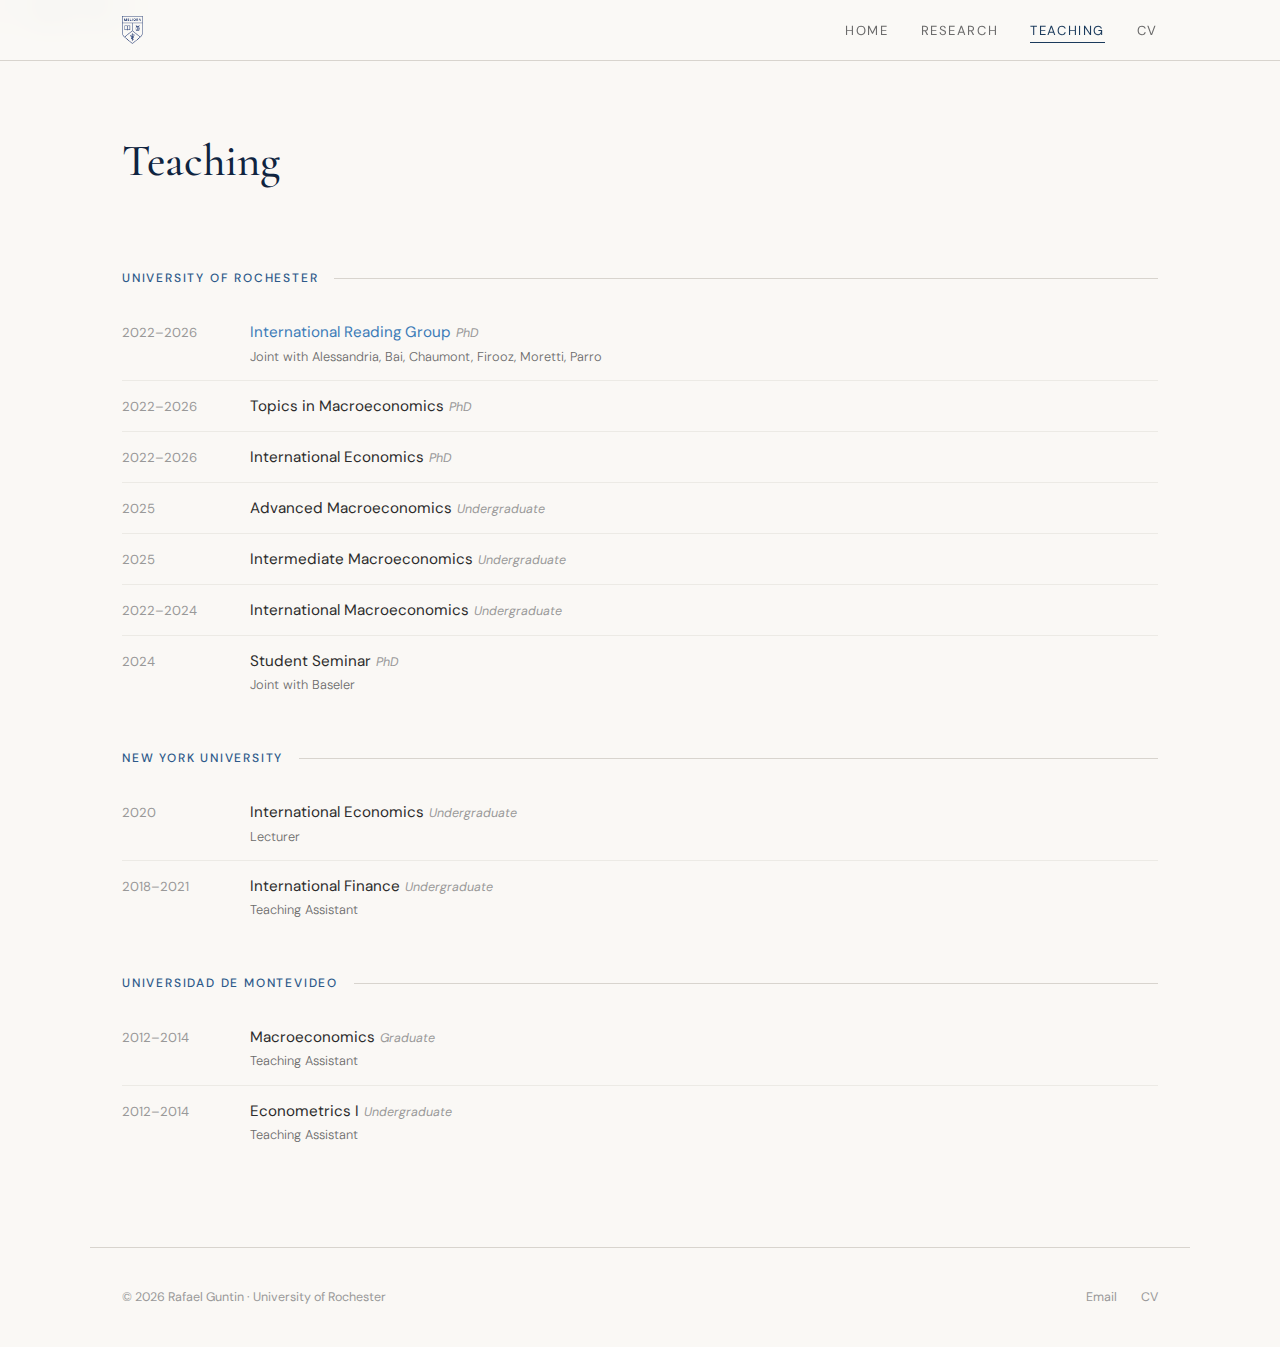
<file: teaching/index.html>
---
layout: null
---

<!DOCTYPE html>
<html lang="en">
<head>

  <link rel="icon" type="image/png" href="/images/logo_short.png">
  
  <meta charset="UTF-8">
  <meta name="viewport" content="width=device-width, initial-scale=1.0">
  <title>Rafael Guntin — Teaching</title>
  <meta name="description" content="Teaching by Rafael Guntin at the University of Rochester. Courses in International Economics, Macroeconomics, and more.">
  <link rel="preconnect" href="https://fonts.googleapis.com">
  <link rel="preconnect" href="https://fonts.gstatic.com" crossorigin>
  <link href="https://fonts.googleapis.com/css2?family=Cormorant+Garamond:ital,wght@0,400;0,500;0,600;1,400;1,500&family=DM+Sans:ital,opsz,wght@0,9..40,300;0,9..40,400;0,9..40,500;1,9..40,400&display=swap" rel="stylesheet">
  <style>

.nav-logo {
  height: 28px;
  width: auto;
  vertical-align: middle;
  margin-right: 0.5rem;
  opacity: 0.85; 
    }
    
    :root {
      --navy: #1a3a5c; --navy-deep: #0f2440; --navy-light: #2d5a8a;
      --cream: #faf8f5; --text: #2c2c2c; --text-light: #6b6b6b;
      --text-faint: #999; --accent: #3d7cb8; --rule: #d8d4ce;
      --serif: 'Cormorant Garamond', Georgia, serif;
      --sans: 'DM Sans', -apple-system, sans-serif;
    }
    *, *::before, *::after { box-sizing: border-box; margin: 0; padding: 0; }
    html { scroll-behavior: smooth; font-size: 16px; }
    body { font-family: var(--sans); color: var(--text); background: var(--cream); line-height: 1.6; -webkit-font-smoothing: antialiased; }

    /* NAV */
    nav { position: fixed; top: 0; left: 0; right: 0; z-index: 100; background: rgba(250,248,245,0.92); backdrop-filter: blur(12px); -webkit-backdrop-filter: blur(12px); border-bottom: 1px solid var(--rule); transition: box-shadow 0.3s; }
    nav.scrolled { box-shadow: 0 1px 20px rgba(0,0,0,0.06); }
    .nav-inner { max-width: 1100px; margin: 0 auto; padding: 0 2rem; display: flex; justify-content: space-between; align-items: center; height: 60px; }
    .nav-name { font-family: var(--serif); font-size: 1.25rem; font-weight: 500; color: var(--navy); text-decoration: none; }
    .nav-links { display: flex; gap: 2rem; list-style: none; }
    .nav-links a { font-size: 0.82rem; font-weight: 400; color: var(--text-light); text-decoration: none; text-transform: uppercase; letter-spacing: 0.12em; transition: color 0.2s; position: relative; }
    .nav-links a::after { content: ''; position: absolute; bottom: -4px; left: 0; width: 0; height: 1.5px; background: var(--navy); transition: width 0.3s; }
    .nav-links a:hover { color: var(--navy); }
    .nav-links a:hover::after { width: 100%; }
    .nav-links a.active { color: var(--navy); }
    .nav-links a.active::after { width: 100%; }

    /* PAGE */
    .page-header { max-width: 1100px; margin: 0 auto; padding: 100px 2rem 2rem; }
    .page-title { font-family: var(--serif); font-size: 2.8rem; font-weight: 500; color: var(--navy-deep); margin-bottom: 0.5rem; }

    .content { max-width: 1100px; margin: 0 auto; padding: 2rem 2rem 3rem; }

    /* INSTITUTION BLOCKS */
    .institution { margin-bottom: 2.5rem; }
    .institution-header { display: flex; align-items: center; gap: 1rem; margin-bottom: 1.2rem; }
    .institution-name { font-family: var(--sans); font-size: 0.75rem; font-weight: 500; text-transform: uppercase; letter-spacing: 0.15em; color: var(--navy-light); white-space: nowrap; }
    .institution-line { flex: 1; height: 1px; background: var(--rule); }

    /* COURSE */
    .course { display: grid; grid-template-columns: 7rem 1fr; gap: 1rem; padding: 0.8rem 0; border-bottom: 1px solid rgba(216,212,206,0.4); align-items: baseline; }
    .course:last-child { border-bottom: none; }
    .course-years { font-size: 0.82rem; color: var(--text-faint); font-weight: 400; white-space: nowrap; }
    .course-info { }
    .course-name { font-size: 0.95rem; font-weight: 400; color: var(--text); }
    .course-name a { color: var(--accent); text-decoration: none; border-bottom: 1px solid transparent; transition: border-color 0.2s; }
    .course-name a:hover { border-bottom-color: var(--accent); }
    .course-level { font-size: 0.78rem; color: var(--text-faint); font-style: italic; margin-left: 0.3rem; }
    .course-note { font-size: 0.8rem; color: var(--text-light); margin-top: 0.15rem; font-weight: 300; }

    /* FOOTER */
    footer { max-width: 1100px; margin: 0 auto; padding: 2.5rem 2rem; border-top: 1px solid var(--rule); display: flex; justify-content: space-between; align-items: center; }
    .footer-left { font-size: 0.78rem; color: var(--text-faint); }
    .footer-right { display: flex; gap: 1.5rem; }
    .footer-right a { font-size: 0.78rem; color: var(--text-faint); text-decoration: none; transition: color 0.2s; }
    .footer-right a:hover { color: var(--navy); }

    @media (max-width: 768px) {
      .page-header { padding-top: 80px; }
      .page-title { font-size: 2rem; }
      .course { grid-template-columns: 1fr; gap: 0.2rem; }
      .nav-links { gap: 1.2rem; }
      .nav-links a { font-size: 0.75rem; }
    }
    @media (max-width: 480px) {
      .nav-inner, .page-header, .content { padding-left: 1rem; padding-right: 1rem; }
      footer { flex-direction: column; gap: 1rem; text-align: center; padding: 2rem 1rem; }
    }
  </style>
</head>
<body>

  <nav id="nav">
    <div class="nav-inner">
      
      <a href="/" class="nav-name">
  <img src="/images/logo_short.png" alt="University of Rochester" class="nav-logo">
</a>                  
      
      <ul class="nav-links">
        <li><a href="/">Home</a></li>
        <li><a href="/research">Research</a></li>
        <li><a href="/teaching" class="active">Teaching</a></li>
        <li><a href="/CV/CV_RG.pdf">CV</a></li>
      </ul>
    </div>
  </nav>

  <header class="page-header">
    <h1 class="page-title">Teaching</h1>
  </header>

  <main class="content">

    <!-- UNIVERSITY OF ROCHESTER -->
    <div class="institution">
      <div class="institution-header">
        <span class="institution-name">University of Rochester</span>
        <div class="institution-line"></div>
      </div>

       <div class="course">
        <span class="course-years">2022&ndash;2026</span>
        <div class="course-info">
          <span class="course-name"><a href="https://sites.google.com/site/georgealessandria2/reading-group/reading-group">International Reading Group</a></span><span class="course-level">PhD</span>
          <p class="course-note">Joint with Alessandria, Bai, Chaumont, Firooz, Moretti, Parro</p>
        </div>
      </div>


      <div class="course">
        <span class="course-years">2022&ndash;2026</span>
        <div class="course-info">
          <span class="course-name">Topics in Macroeconomics</span><span class="course-level">PhD</span>
        </div>
      </div>

            <div class="course">
        <span class="course-years">2022&ndash;2026</span>
        <div class="course-info">
          <span class="course-name">International Economics</span><span class="course-level">PhD</span>
        </div>
      </div>  
    
            <div class="course">
        <span class="course-years">2025</span>
        <div class="course-info">
          <span class="course-name">Advanced Macroeconomics</span><span class="course-level">Undergraduate</span>
        </div>
      </div>

      <div class="course">
        <span class="course-years">2025</span>
        <div class="course-info">
          <span class="course-name">Intermediate Macroeconomics</span><span class="course-level">Undergraduate</span>
        </div>
      </div>

            <div class="course">
        <span class="course-years">2022&ndash;2024</span>
        <div class="course-info">
          <span class="course-name">International Macroeconomics</span><span class="course-level">Undergraduate</span>          
        </div>
      </div>
    

      <div class="course">
        <span class="course-years">2024</span>
        <div class="course-info">
          <span class="course-name">Student Seminar</span><span class="course-level">PhD</span>
          <p class="course-note">Joint with Baseler</p>
        </div>
      </div>
    </div>

    <!-- NYU -->
    <div class="institution">
      <div class="institution-header">
        <span class="institution-name">New York University</span>
        <div class="institution-line"></div>
      </div>

      <div class="course">
        <span class="course-years">2020</span>
        <div class="course-info">
          <span class="course-name">International Economics</span><span class="course-level">Undergraduate</span>
          <p class="course-note">Lecturer</p>
        </div>
      </div>

      <div class="course">
        <span class="course-years">2018&ndash;2021</span>
        <div class="course-info">
          <span class="course-name">International Finance</span><span class="course-level">Undergraduate</span>
          <p class="course-note">Teaching Assistant</p>
        </div>
      </div>
    </div>

    <!-- UNIVERSIDAD DE MONTEVIDEO -->
    <div class="institution">
      <div class="institution-header">
        <span class="institution-name">Universidad de Montevideo</span>
        <div class="institution-line"></div>
      </div>

      <div class="course">
        <span class="course-years">2012&ndash;2014</span>
        <div class="course-info">
          <span class="course-name">Macroeconomics</span><span class="course-level">Graduate</span>
          <p class="course-note">Teaching Assistant</p>
        </div>
      </div>

      <div class="course">
        <span class="course-years">2012&ndash;2014</span>
        <div class="course-info">
          <span class="course-name">Econometrics I</span><span class="course-level">Undergraduate</span>
          <p class="course-note">Teaching Assistant</p>
        </div>
      </div>
    </div>

  </main>

  <footer>
    <div class="footer-left">&copy; 2026 Rafael Guntin &middot; University of Rochester</div>
    <div class="footer-right">
      <a href="mailto:lguntinw@ur.rochester.edu">Email</a>
      <a href="/CV/CV_RG.pdf">CV</a>
    </div>
  </footer>

    <script>
    // Nav scroll effect
    const nav = document.getElementById('nav');
    window.addEventListener('scroll', () => {
      nav.classList.toggle('scrolled', window.scrollY > 20);
    });

    // Open external links in new tab
    document.querySelectorAll('a[href]').forEach(function(a) {
      var href = a.getAttribute('href');
      var isInternal = href === '/' || href.startsWith('/research') || href.startsWith('/teaching');
      if (href && !isInternal && (href.startsWith('http') || href.startsWith('mailto:') || href.endsWith('.pdf'))) {
        a.setAttribute('target', '_blank');
        a.setAttribute('rel', 'noopener');
      }
    });
  </script>
  
</body>
</html>
</file>
